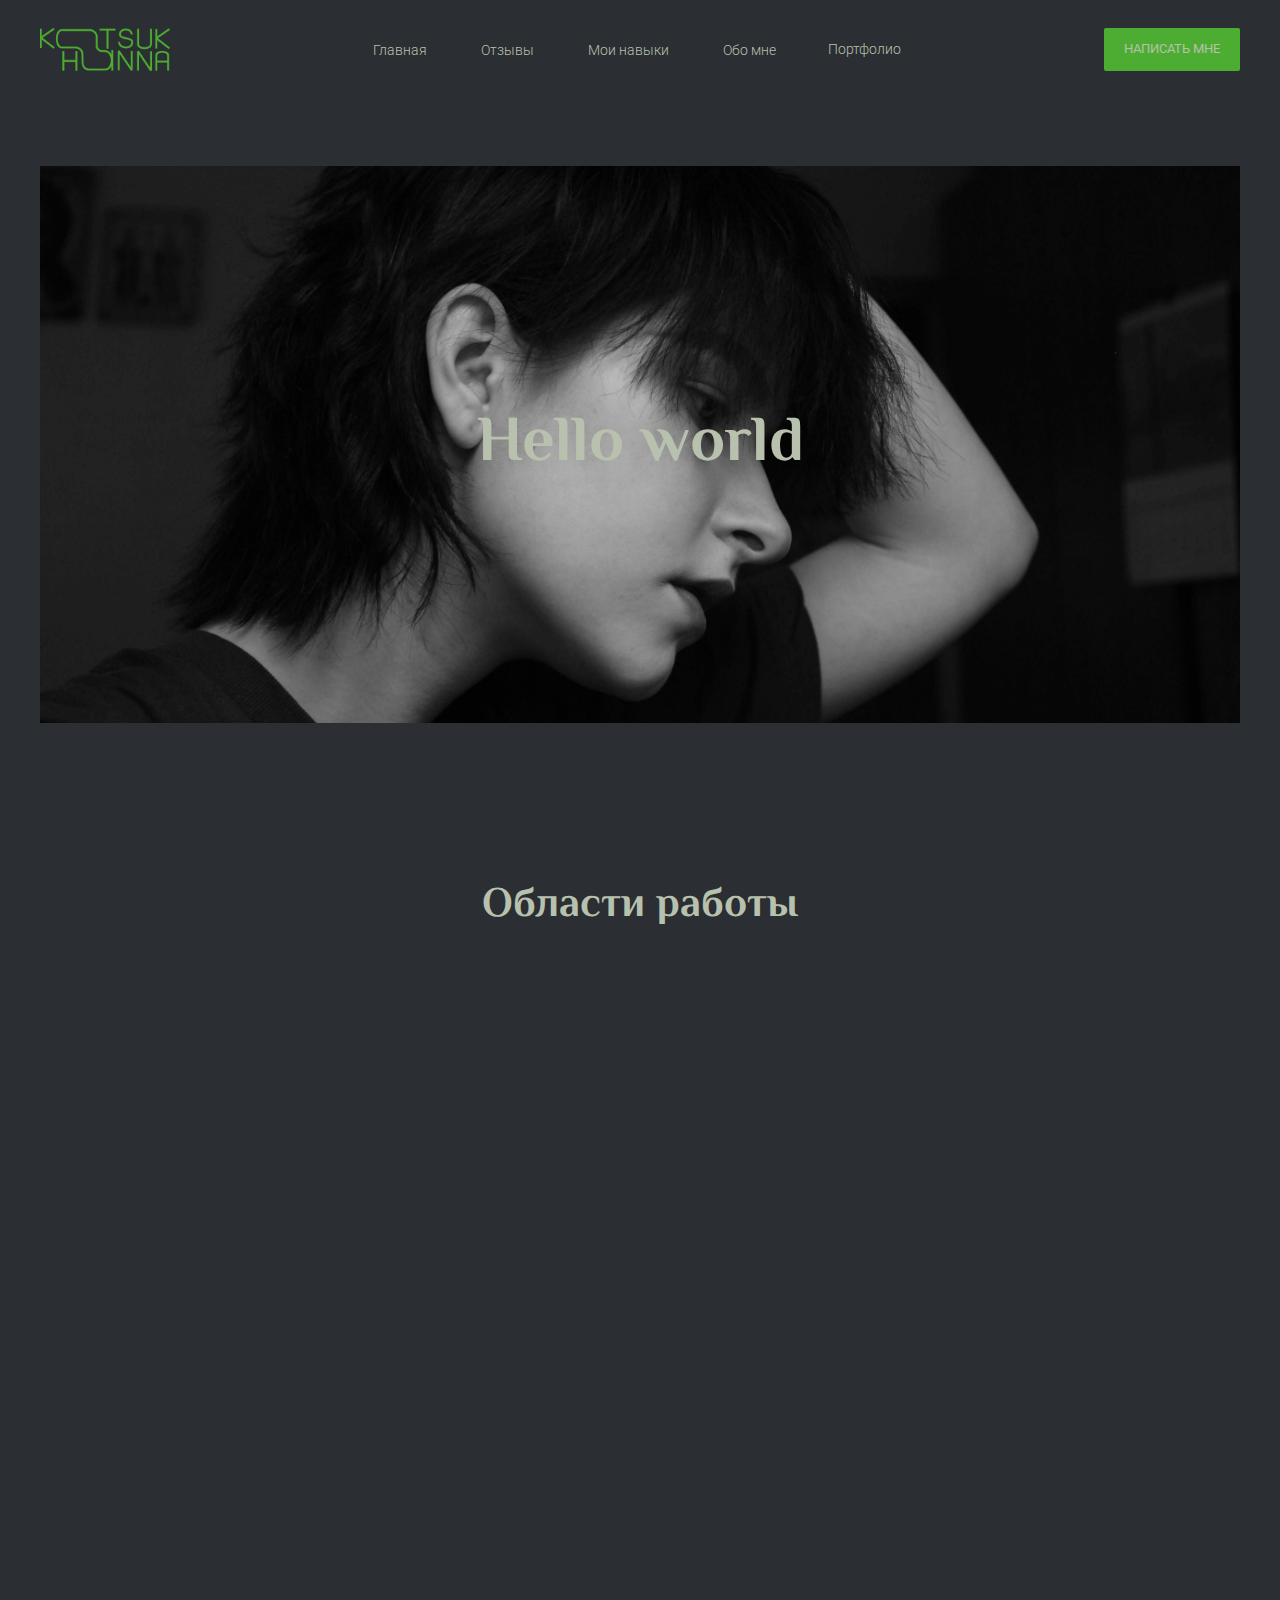
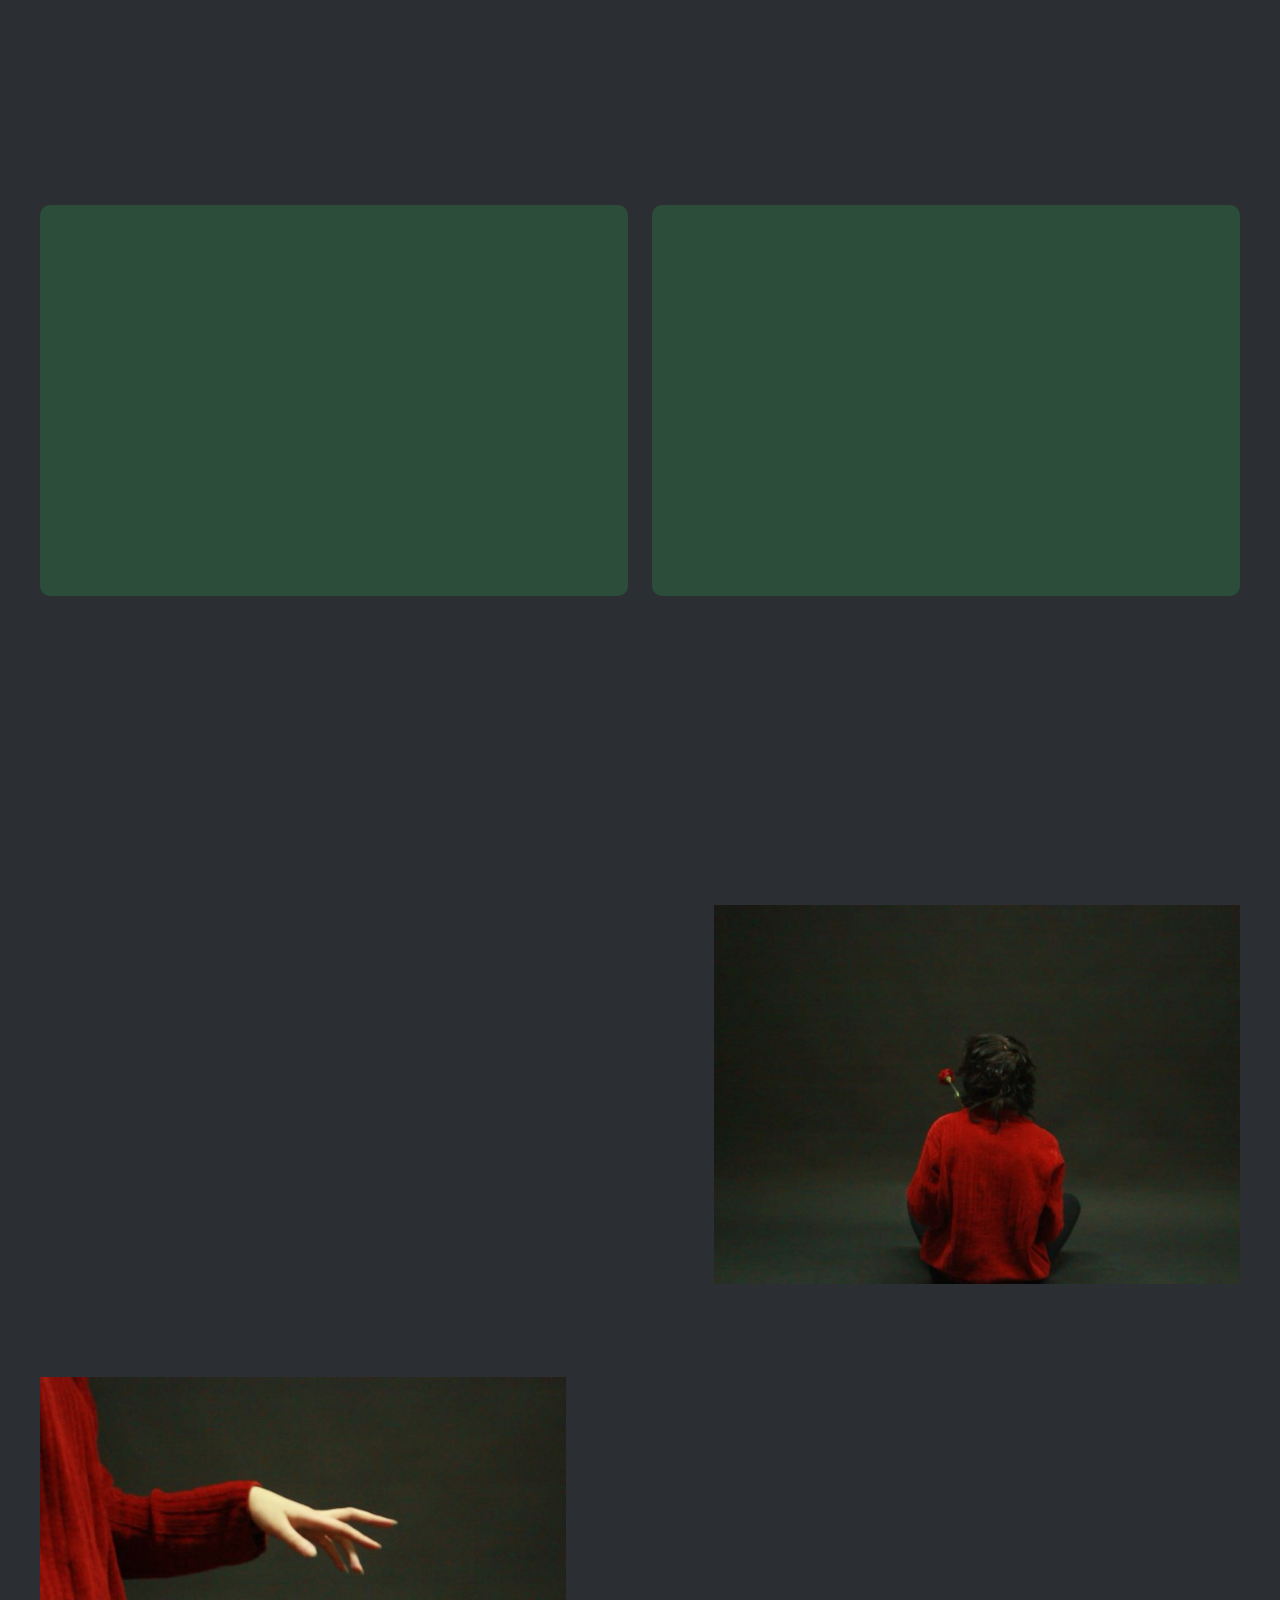
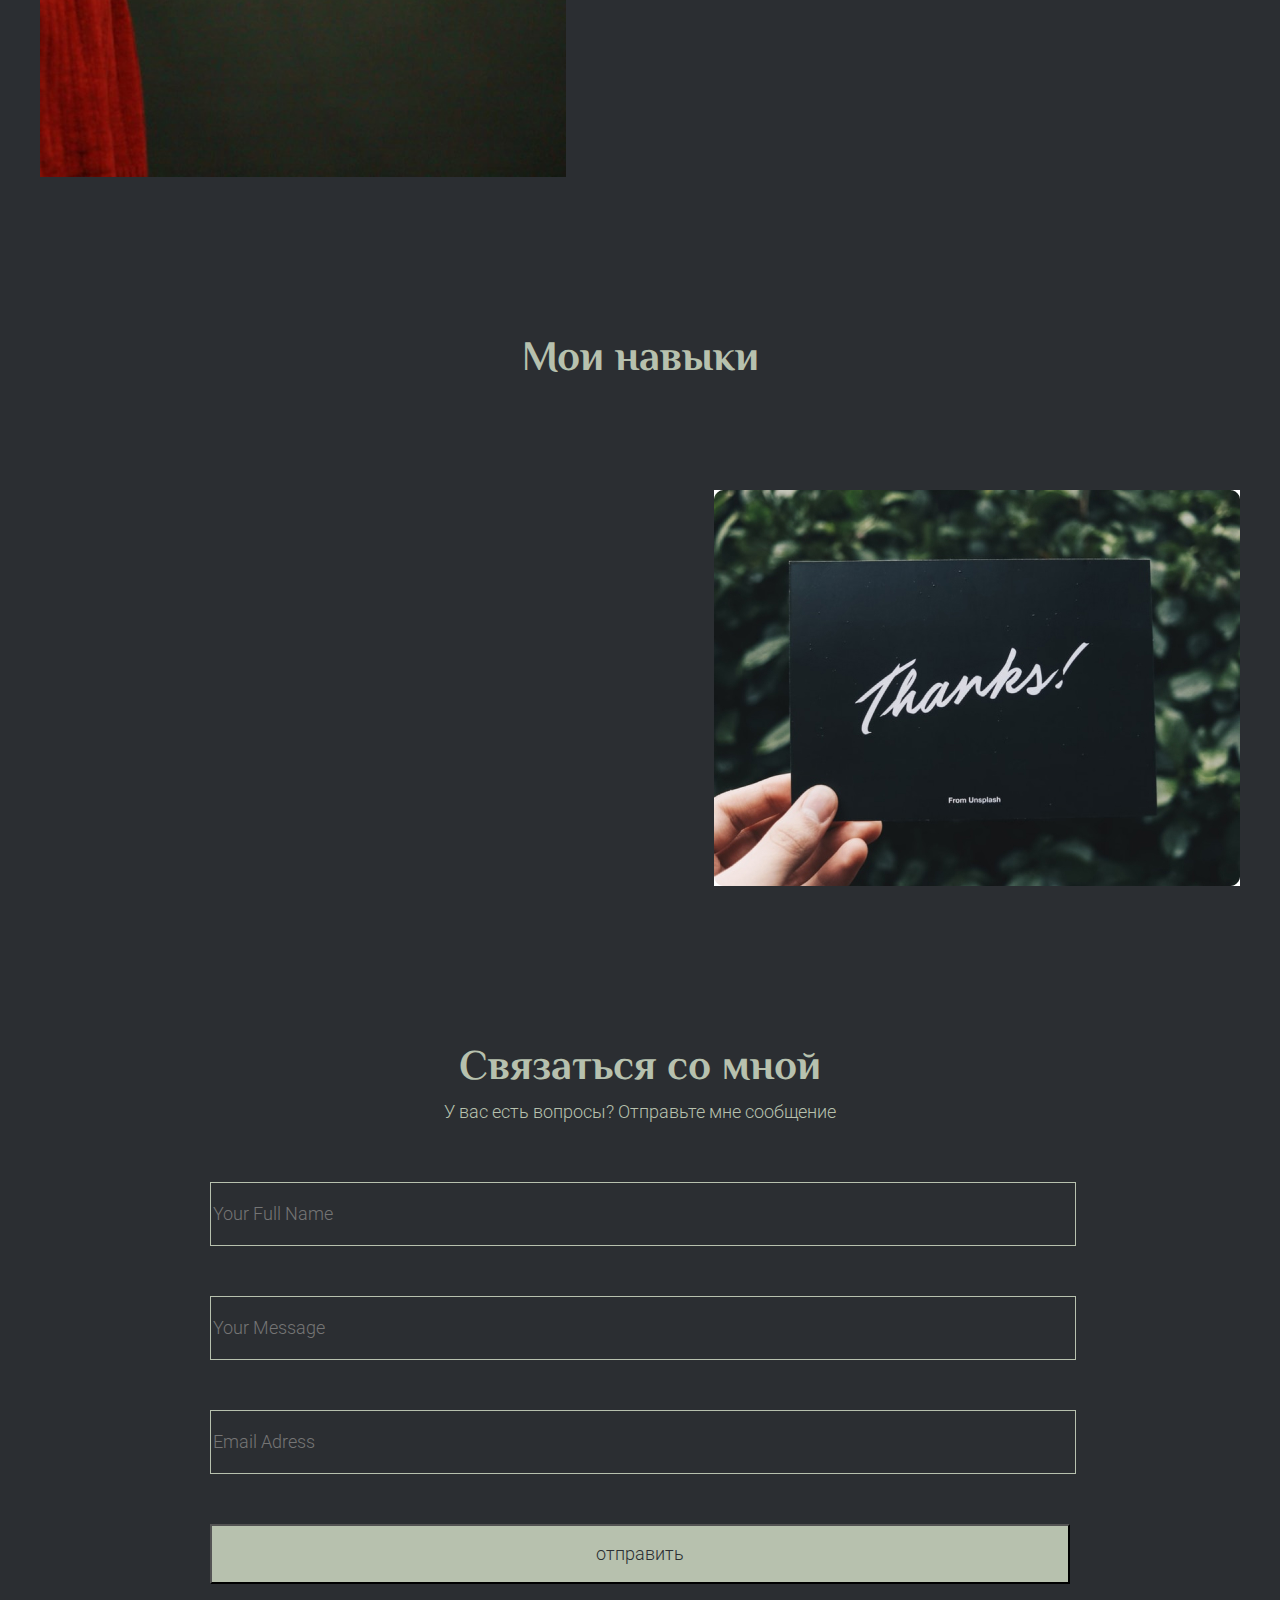
<file: index.html>
<!DOCTYPE html>
<html lang="en">
<head>
    <link rel="preconnect" href="https://fonts.googleapis.com">
<link rel="preconnect" href="https://fonts.gstatic.com" crossorigin>
<link href="https://fonts.googleapis.com/css2?family=El+Messiri:wght@400;500;600;700&family=Montserrat:wght@100;200;300;400;500;600;700;800;900&family=Roboto:wght@100;300;400;500;700;900&display=swap" rel="stylesheet">
    <meta charset="UTF-8">
    <meta http-equiv="X-UA-Compatible" content="IE=edge">
    <meta name="viewport" content="width=device-width, initial-scale=1.0">
    <link rel="stylesheet" href="css/main.css">
    <title>Design</title>
    <script type="text/javascript" src="https://ajax.googleapis.com/ajax/libs/jquery/1.10.1/jquery.min.js"></script>
</head>
<body>
    <header id="header" class="header">
        <div class="container menu-wrap">
            <img src="img/logo 1.svg" alt="Логотип">
            <nav id="nav">
                <ul>
                    <li><a href="#hello">Главная</a></li>
                    <li><a href="#reviews">Отзывы</a></li>
                    <li><a href="#abilities">Мои навыки</a></li>
                    <li><a href="#about">Обо мне</a></li>

                </ul>
            </nav>
            <a href="portfolio.html" class="portfolio">Портфолио</a>
            <button id="btn-contact" class="btn-contact"><a href="#form">Написать мне</a></button>
        </div>
    </header>
    <section id="hello" class="hello ">
        <div class="container">
            <div class="block-image">
                <img src="img/photo3.jpg" alt="">
                <h1 class=" _anim-items">Hello world</h1>
            </div>
        </div>
    </section>

    <section id="work" class="work">
        <div class="container">
            <h1 class=" _anim-items">Области работы</h1>

            <ul class="portfolio ">
                <li class="col-1">
                    <div class="block-work _anim-items">
                        <img src="img/picture1.png" alt="">
                        <p class="desc _anim-items">Graphic Design</p>
                    </div>                
                </li>
                <li class="col-2">
                    <div class="block-work _anim-items">
                        <img src="img/picture2.png" alt="">
                        <p class="desc _anim-items">Photography</p>                    
                    </div>
                    <div class="block-work _anim-items">
                        <img src="img/picture2.png" alt="">
                        <p class="desc _anim-items">Web Design</p>                    
                    </div>
                </li>
                <li class="col-3">
                    <div class="block-work _anim-items">
                        <img src="img/picture2.png" alt="">
                        <p class="desc _anim-items">Анимация</p>                    
                    </div>
                    <div class="block-work _anim-items">
                        <img src="img/picture2.png" alt="">
                        <p class="desc _anim-items">Видеомонтаж</p>                    
                    </div> 
                </li>    
            </ul>
        </div>
    </section>

    <section id="reviews" class="reviews">
        <div class="container">
            <h1 class="_anim-items">Отзывы</h1>
            <ul class="list_reviews _anim-items">
                <li>
                    <div class="block_review">

                        <h2 class="_anim-items">Кира Иванова</h2>
                        <p class="_anim-items">Ключевым моментом было найти подходящего партнера, который поможет воплотить мою цель в жизнь. Помогла hannakatsuk.com зарекомендовать себя как успешный онлайн-бизнес</p>
                        <p class="_anim-items">Компания Katsuk Hanah разработала дизайн с первой попытки, поставила полный пакет по разумному бюджету и продолжила его доработку постаянно выходя на связь и внося все желаемые правки.</p>

                    </div>
                </li>
                <li>
                    <div class="block_review">

                        <h2 class="_anim-items">Лиля Казанова</h2>
                        <p class="_anim-items">При поиске фотографа выбор пал на Анну.  Она обладает большим опытом в данной сфере и создает очень крутые работы, которые тебя цепляют и вызывают эмоции!</p>
                        <p class="_anim-items">Я пришла к Анне с небольшим набором входных данных. По большей части с просто «хочу хочу хочу». Но благодаря разговорам с ней, ее большому опыту и умению получить нужную информацию от клиента, была создана шикарная серия фотографий, которая меня очень сильно зацепила.
                        </p>

                    </div>
                </li>
            </ul>
        </div>
    </section>

    <section id="about">
        <div class="container">
            <h1 class="_anim-items">Обо мне</h1>
            <ul class="list_about1">
                <li>
                    <div class="block_about1 _anim-items _anim-no-hide"> 
                        <h2>Кацук Анна</h2>
                        <p>Обучаюсь на третьем курсе Витебского </p>
                        <p> государственного технологического</p>
                        <p> университета на специальности - дизайн</p>
                        <p> виртуальной среды.</p>

                    </div>
                </li>
                <li>
                    <img src="img/about1.jpg" alt="" style="width: 526px; height: 379px" class="about_img1 " >
                </li>
            </ul>
            <ul class="list_about2">
                <li>
                    <img src="img/about2.jpg" alt="" style="margin-right: 84px; width: 526px; height: 400px" class="about_img2 ">
                </li>
                <li>
                    <div class="block_about2 _anim-items _anim-no-hide"> 
                        <h2>Чем я занимаюсь?</h2>
                        <p>Обучаюсь Web-дизайну и web-разработке, а так же графическому дизайну, подразумивающему создание гармоничной и эффективной визуально-коммуникационной среды. </p>
                        <p>Фотограф. В мои обязанности входит: подготовка к проведению съёмок, непосредственно фотосъёмка и последующая работа по обработке и печати фотографий (если фотосьемка проводилась на пленку).</p>
                        <p> Владею навыками монтажа видео, созданием анимационных эффектов и полнаценных мультипликационных работ.</p>


                    </div>
                </li>

            </ul>
        </div>
    </section>
    <section id="abilities">
        <div class="container">
            <h1>Мои навыки</h1>
            <div class="abilities__inner">

                <div class="abilities_percent">
                    <ul class="list_abilities _anim-items _anim-no-hide">
                        <li>
                            <img src="img/Rectangle 27.svg" alt="">
                            <span class="text_left">Adobe Photoshop</span>
                        </li>
                        <li>
                            <img src="img/Rectangle 27.svg" alt="">
                            <span class="text_left">Adobe Illustrator</span>
                        </li>
                        <li>
                            <img src="img/Rectangle 27.svg" alt="">
                            <span class="text_left">Adobe Premiere Pro</span>
                        </li>
                        <li>
                            <img src="img/Rectangle 27.svg" alt="">
                            <span class="text_left">Adobe Photoshop Lightroom</span>
                        </li>
                        <li>
                            <img src="img/Rectangle 27.svg" alt="">
                            <span class="text_left">Figma</span>
                        </li>
                    </ul>
                    <ul class="list_abilities__per _anim-items _anim-no-hide">
                        <span class="text_right">90%</span>
                        <span class="text_right">90%</span>
                        <span class="text_right">90%</span>
                        <span class="text_right">90%</span>
                        <span class="text_right">90%</span>
                    </ul>

                </div>
                <div class="abilities__img">
                    <img src="img/thanks.jpg" alt="" class="thanks">
                </div>
            </div>    

        </div>
    </section>
    <section id="form">
        <h1>Связаться со мной</h1>
        <h2>У вас есть вопросы? Отправьте мне сообщение</h2>
        <div class="container">
            <form action="">
                <input type="text" name="username" placeholder="Your Full Name">
                <input type="text" name="message" placeholder="Your Message">
                <input type="text" name="email" placeholder="Email Adress">
                <input type="submit" name="submit" value="отправить">
            </form>
        </div>
    </section>
    <script type="text/javascript" src="js/animate.js"></script>
    <script type="text/javascript" src="js/scroll.js"></script>
</body>
</html>
</file>
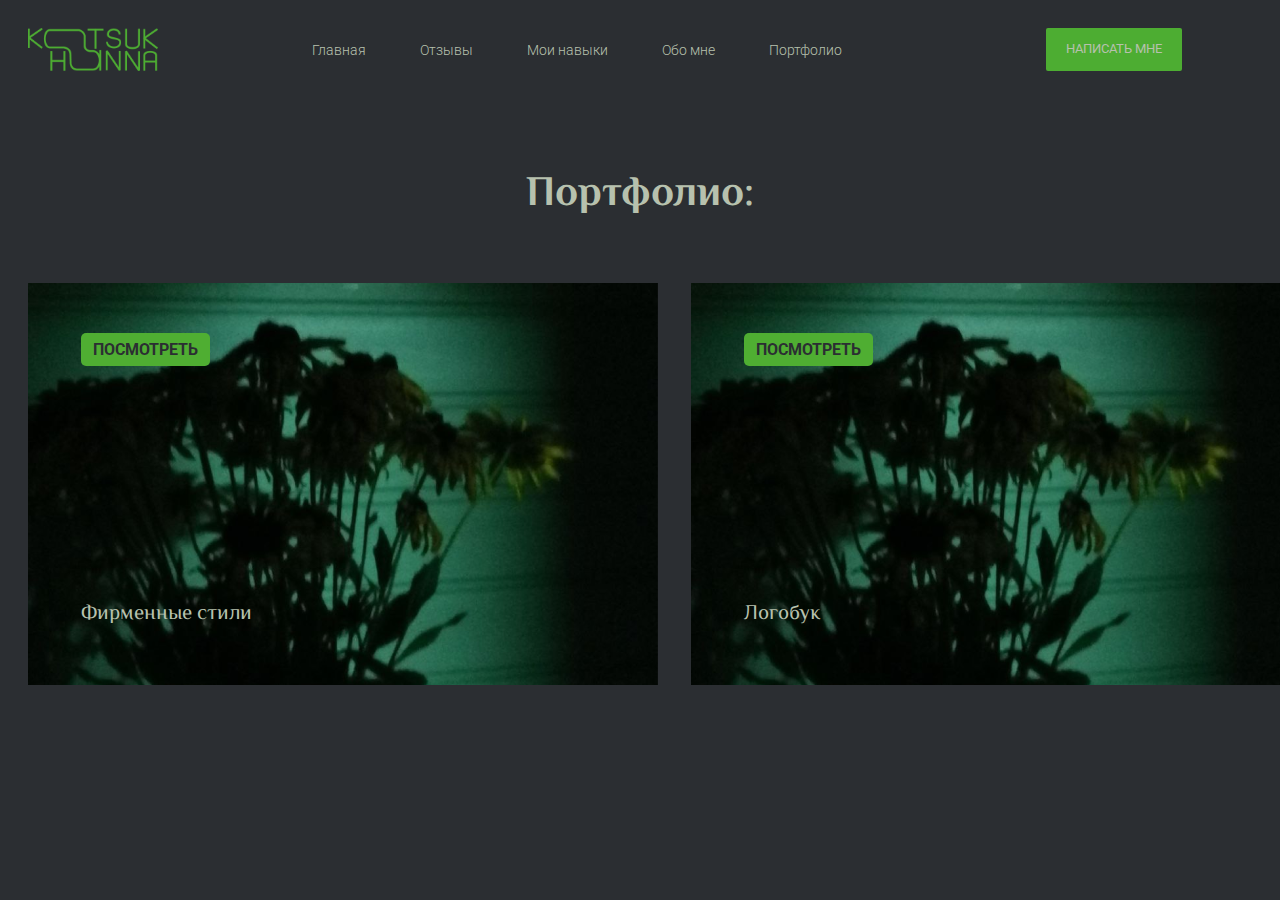
<file: portfolio.html>
<!DOCTYPE html>
<html lang="en">
<head>

    <link rel="preconnect" href="https://fonts.googleapis.com">
<link rel="preconnect" href="https://fonts.gstatic.com" crossorigin>
<link href="https://fonts.googleapis.com/css2?family=El+Messiri:wght@400;500;600;700&family=Montserrat:wght@100;200;300;400;500;600;700;800;900&family=Roboto:wght@100;300;400;500;700;900&display=swap" rel="stylesheet">
    <meta charset="UTF-8">
    <meta http-equiv="X-UA-Compatible" content="IE=edge">
    <meta name="viewport" content="width=device-width, initial-scale=1.0">
    <link rel="stylesheet" href="css/portfolio.css">
    <title>Design</title>
</head>
<body>
    <header id="header" class="header">
        <div class="container menu-wrap">
            <img src="img/logo 1.svg" alt="Логотип">
            <nav id="nav">
                <ul>
                    <li><a href="index.html%20#hello">Главная</a></li>
                    <li><a href="index.html%20#reviews">Отзывы</a></li>
                    <li><a href="index.html%20#abilities">Мои навыки</a></li>
                    <li><a href="index.html%20#about">Обо мне</a></li>
                    <li><a href="index.html%20#portfolio">Портфолио</a></li>
                </ul>
            </nav>
            <button id="btn-contact" class="btn-contact"><a href="index.html">Написать мне</a></button>
        </div>
    </header>
    <section id="list_portfolio">
        <div class="container">
            <h1>Портфолио:</h1>
            <div class="list_of_portfolio">
                <div class="portfolio__inner">
                    <a class="btn__port__img" href="portfolio1.html">посмотреть</a>
                    <img src="img/picture2.png" alt="">
                    <div class="port__img__text">Фирменные стили</div>
                </div>
                <div class="portfolio__inner">
                    <a class="btn__port__img" href="portfolio2.html">посмотреть</a>
                    <img src="img/picture2.png" alt="">
                    <div class="port__img__text">Логобук</div>
                </div>
            </div>
        </div>
    </section>
</body>
</html>
</file>
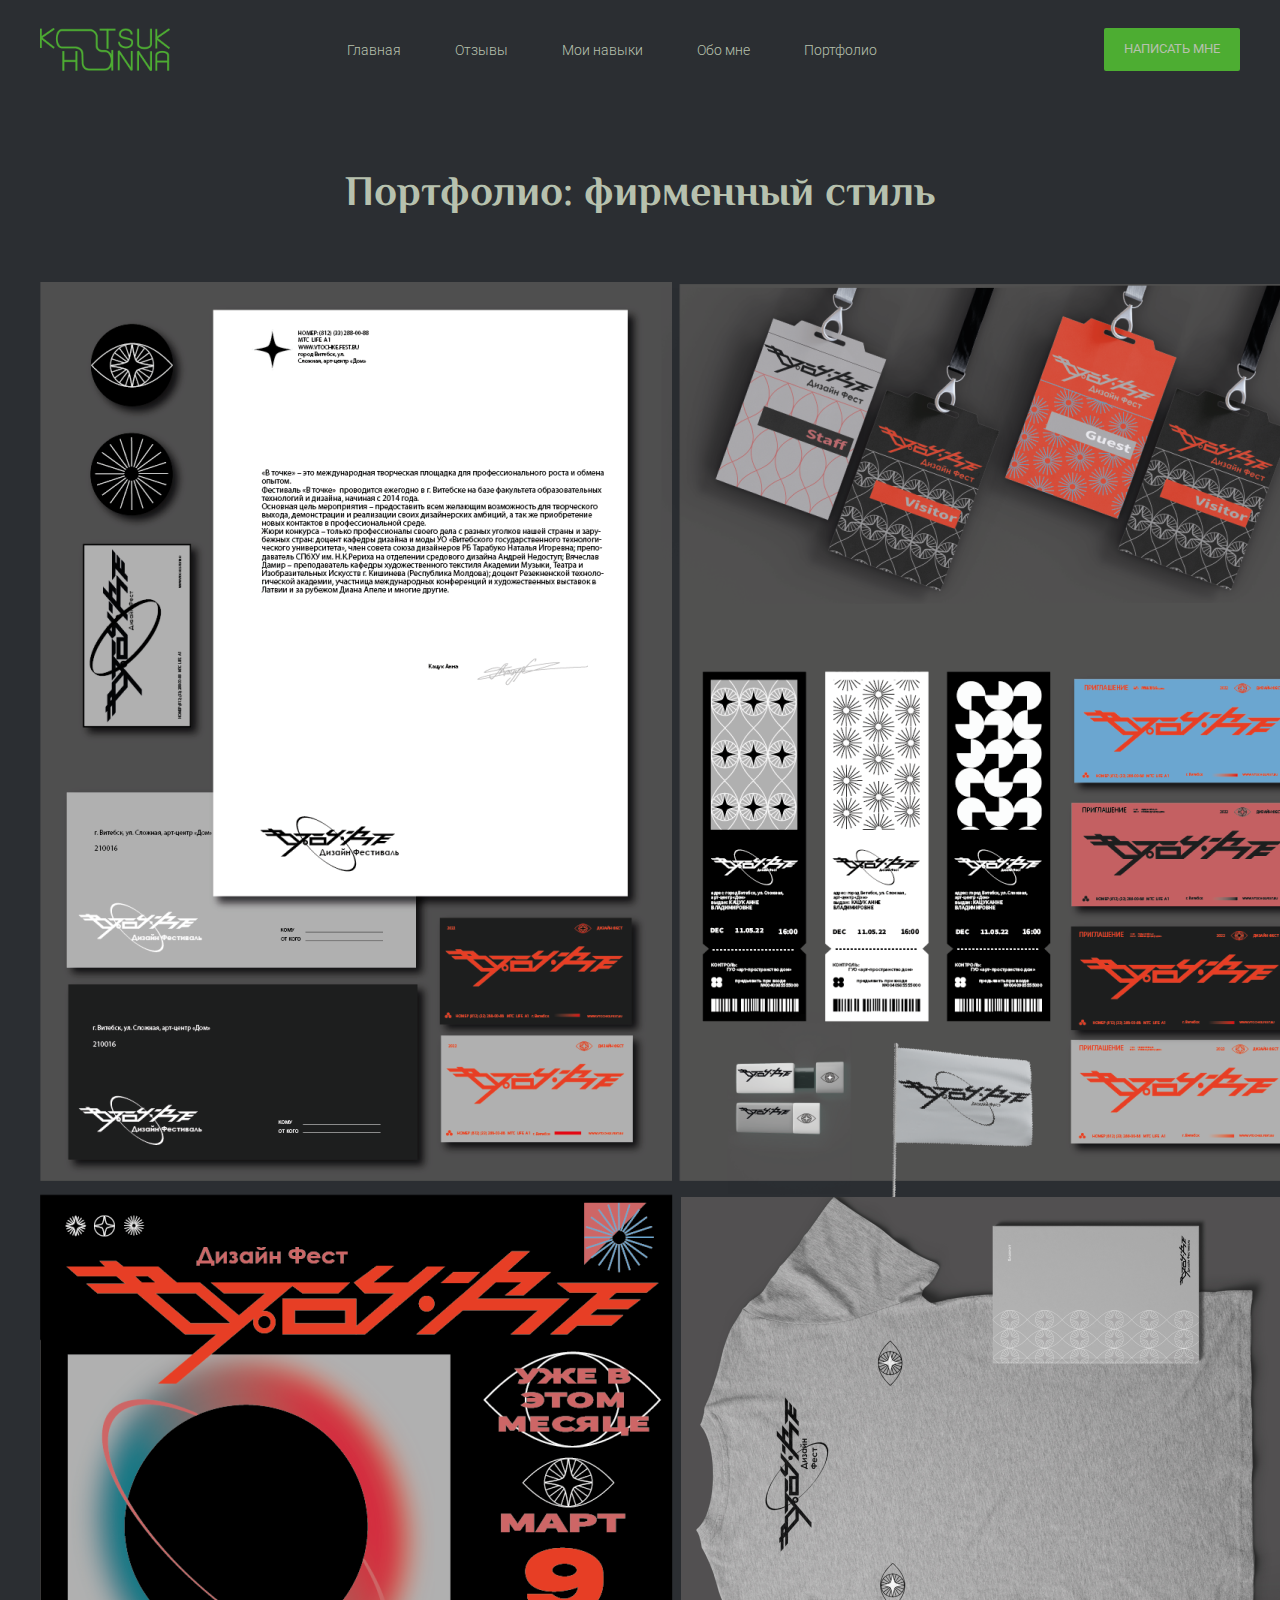
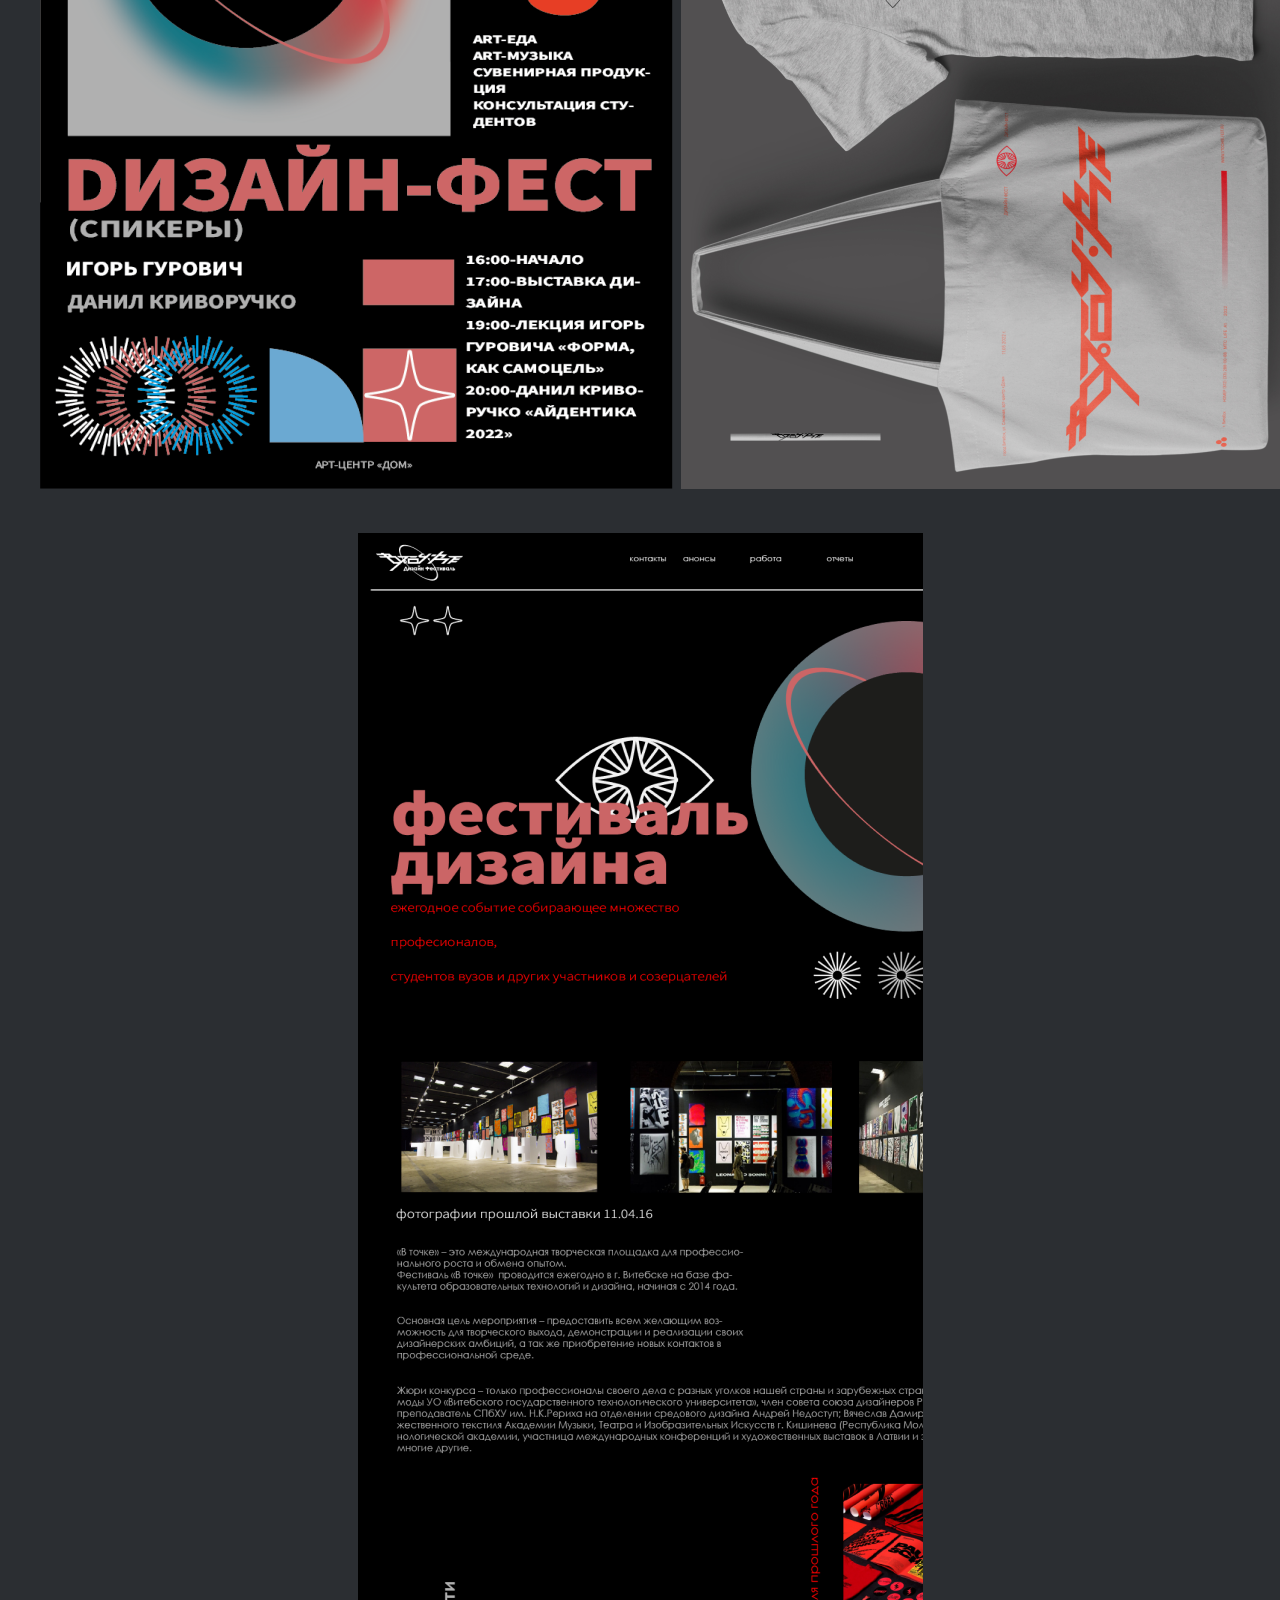
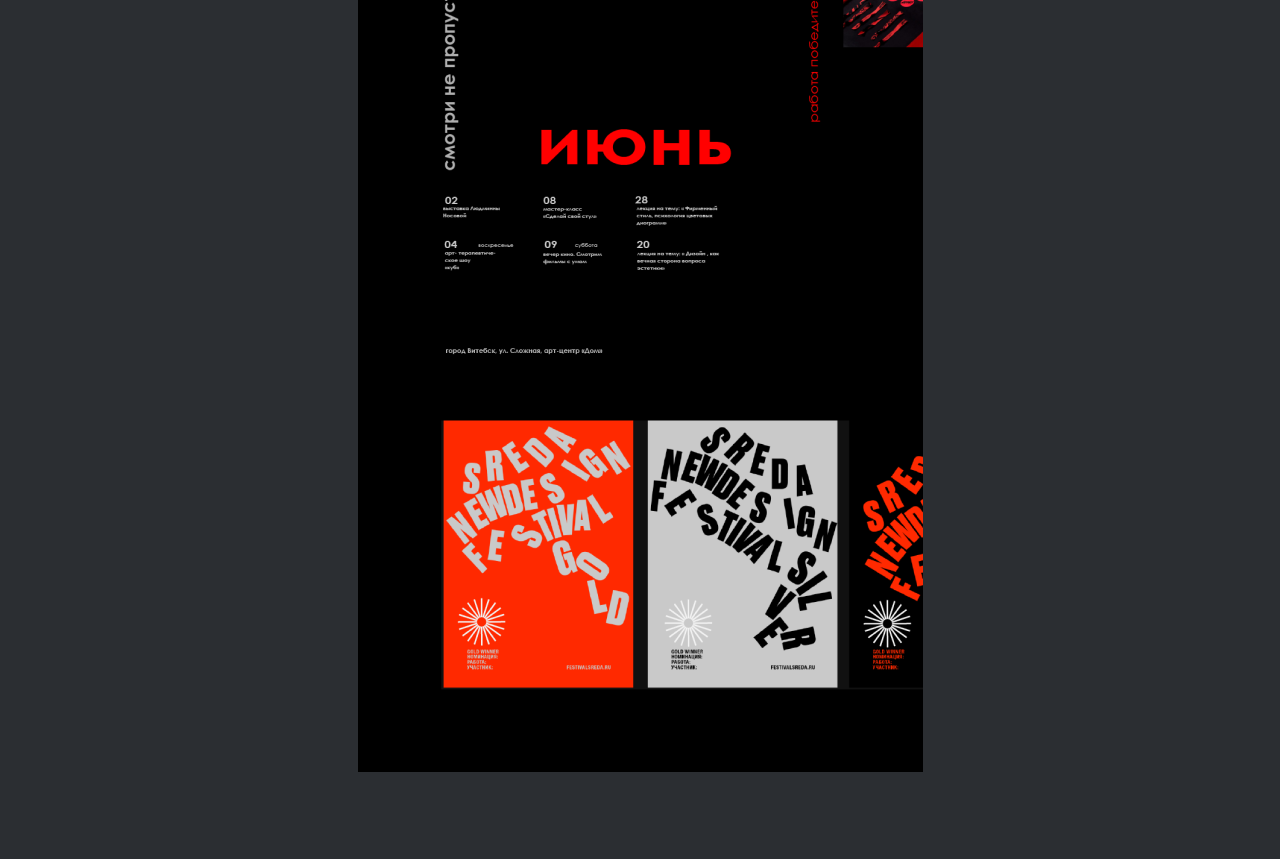
<file: portfolio1.html>
<!DOCTYPE html>
<html lang="en">
<head>
    <link rel="preconnect" href="https://fonts.googleapis.com">
    <link rel="preconnect" href="https://fonts.gstatic.com" crossorigin>
    <link href="https://fonts.googleapis.com/css2?family=El+Messiri:wght@400;500;600;700&family=Montserrat:wght@100;200;300;400;500;600;700;800;900&family=Roboto:wght@100;300;400;500;700;900&display=swap" rel="stylesheet">
        <meta charset="UTF-8">
        <meta http-equiv="X-UA-Compatible" content="IE=edge">
        <meta name="viewport" content="width=device-width, initial-scale=1.0">
        <link rel="stylesheet" href="css/portfolio1.css">
        <title>Style</title>
</head>
<body>
    <header id="header" class="header">
        <div class="container menu-wrap">
            <img src="img/logo 1.svg" alt="Логотип">
            <nav id="nav">
                <ul>
                    <li><a href="index.html #hello">Главная</a></li>
                    <li><a href="index.html #reviews">Отзывы</a></li>
                    <li><a href="index.html #abilities">Мои навыки</a></li>
                    <li><a href="index.html #about">Обо мне</a></li>
                    <li><a href="porftolio.html">Портфолио</a></li>
                </ul>
            </nav>
            <button id="btn-contact" class="btn-contact"><a href="index.html #form">Написать мне</a></button>
        </div>
        </header>
        <section id="imges">
            <h1>Портфолио: фирменный стиль</h1>
            <div class="container">
                <img src="img/Group 25 (1).png" alt="" style="margin-top: 57px;">
                <img src="img/festival.png" alt="" style="margin-top: 40px;">
            </div>
        </section>
</body>
</html>
</file>
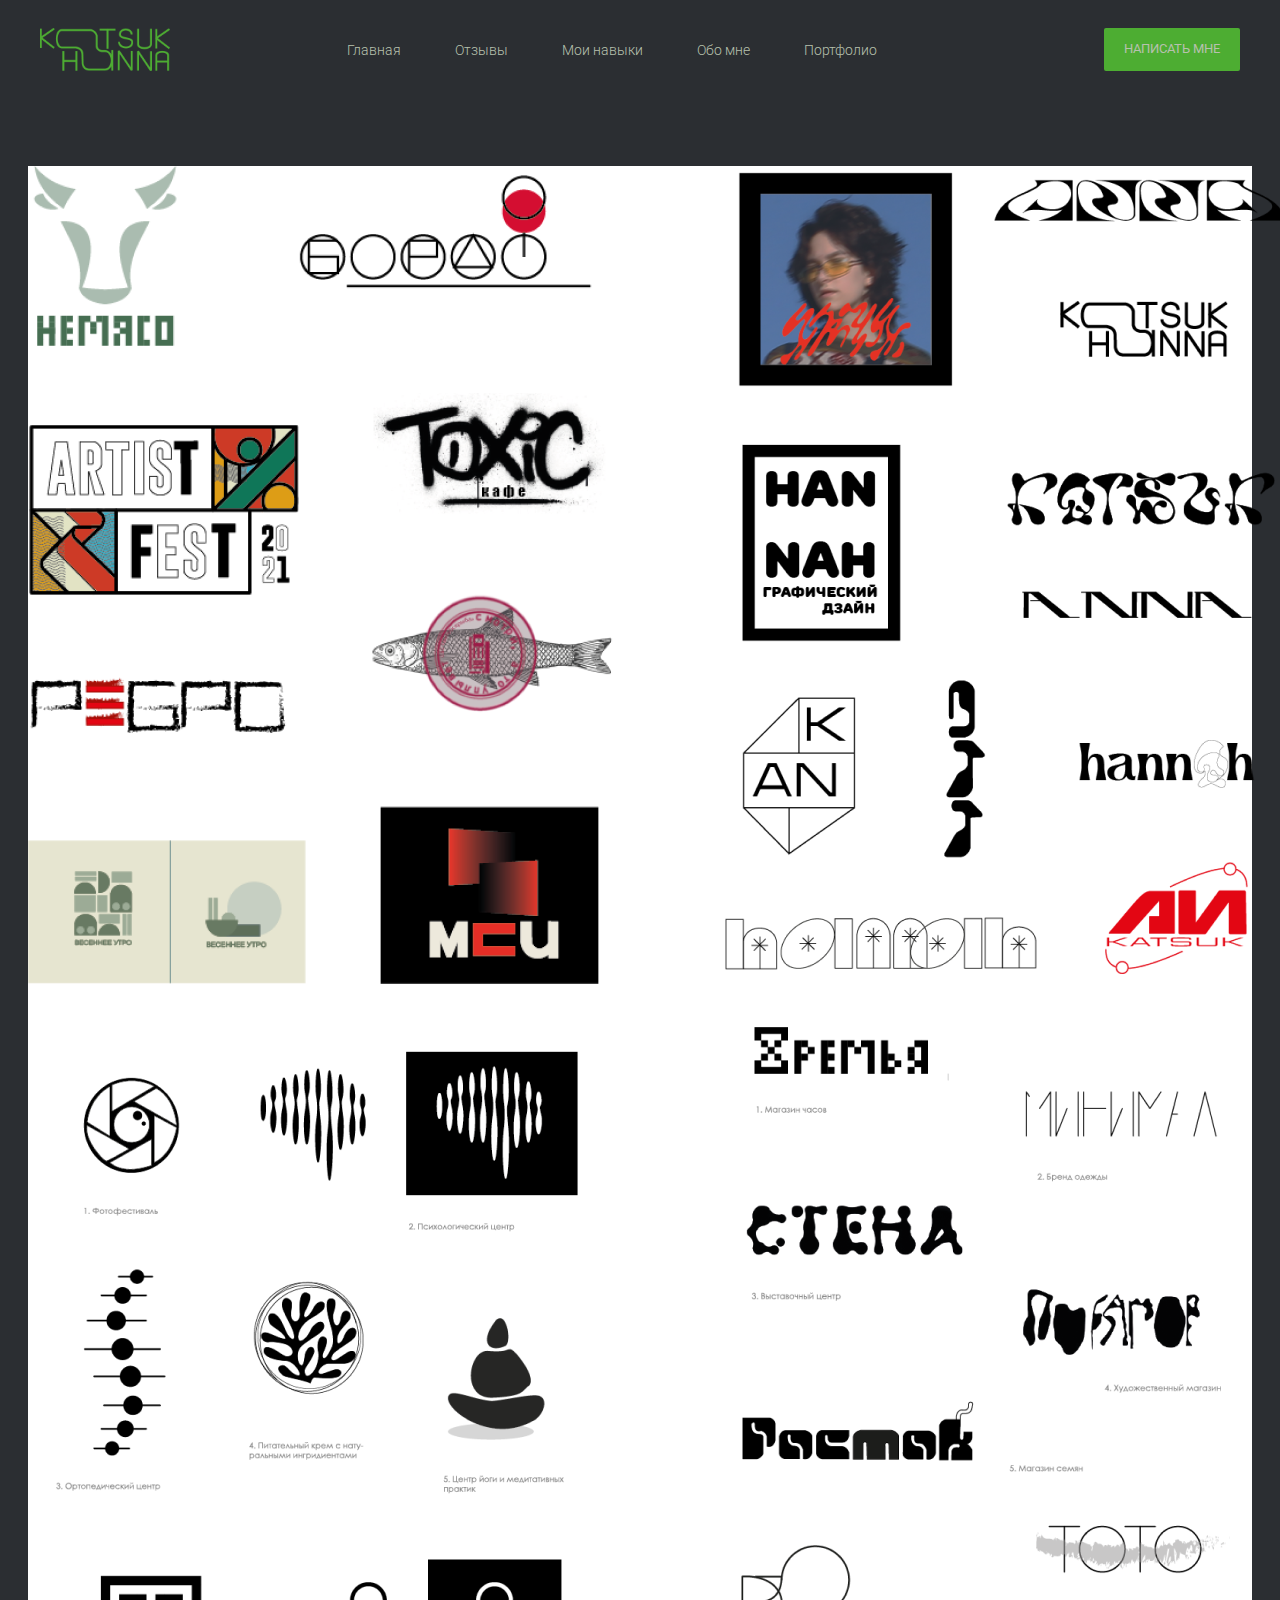
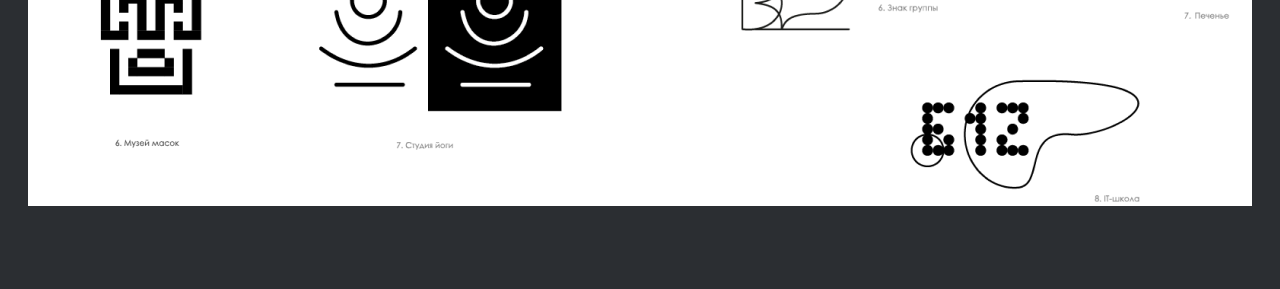
<file: portfolio2.html>
<!DOCTYPE html>
<html lang="en">
<head>
    <link rel="preconnect" href="https://fonts.googleapis.com">
    <link rel="preconnect" href="https://fonts.gstatic.com" crossorigin>
    <link href="https://fonts.googleapis.com/css2?family=El+Messiri:wght@400;500;600;700&family=Montserrat:wght@100;200;300;400;500;600;700;800;900&family=Roboto:wght@100;300;400;500;700;900&display=swap" rel="stylesheet">
        <meta charset="UTF-8">
        <meta http-equiv="X-UA-Compatible" content="IE=edge">
        <meta name="viewport" content="width=device-width, initial-scale=1.0">
        <link rel="stylesheet" href="css/portfolio2.css">
        <title>Logobook</title>
</head>
<body>
    <header id="header" class="header">
        <div class="container menu-wrap">
            <img src="img/logo 1.svg" alt="Логотип">
            <nav id="nav">
                <ul>
                    <li><a href="index.html%20#hello">Главная</a></li>
                    <li><a href="index.html%20#reviews">Отзывы</a></li>
                    <li><a href="index.html%20#abilities">Мои навыки</a></li>
                    <li><a href="index.html%20#about">Обо мне</a></li>
                    <li><a href="porftolio.html">Портфолио</a></li>
                </ul>
            </nav>
            <button id="btn-contact" class="btn-contact"><a href="index.html #form">Написать мне</a></button>
        </div>
        </header>
        <section id="imges">
            <div class="container">
                <img src="img/Group 24.png" alt="">
            </div>
        </section>
</body>
</html>
</file>
<file: css/main.css>
body{
    background: #2B2E32;
    font-family: 'Roboto';
}
h1{
    margin: 0%;
    padding: 0%;
    font-family: 'El Messiri';
    font-style: normal;
    font-weight: 700;
    font-size: 42px;
    line-height: 140%;
    text-align: center;
    color: #B7C1AE;
}
h2{
    margin: 0%;
    padding: 0%;
}
p{
    margin: 0;
    padding: 0%;
}

ul{
    list-style-type: none;
    margin: 0%;
    padding: 0%;
}
section {
    padding: 75px 20px 75px ;
}
.container{
    width: 100%;
    max-width: 1200px;
    margin: 0 auto;
}
nav{
    display: flex;
}



nav li{
    display: inline;
    color: #000;
    margin-right: 50px;

}
nav ul li{
    vertical-align: middle;
}
nav ul li a{
    text-decoration: none;
    font-family: 'Roboto';
    font-style: normal;
    font-weight: 300;
    font-size: 14px;
    line-height: 135%;
    color: #B7C1AE;
    transition: 0.5s all;
}
.btn-contact a{
    font-family: 'Roboto';
font-style: normal;
font-weight: 400;
font-size: 13px;
line-height: 140%;
color: #B7C1AE;
    text-decoration: none;
    transition: 0.5s all;
}
.btn-contact a:hover{
    color: #000;
}
nav ul li a:hover{
    color: #fff;
}

.portfolio{
    font-family: 'Roboto';
font-style: normal;
font-weight: 300;
font-size: 14px;
line-height: 135%;
color: #B7C1AE;
text-decoration: none;
margin-left: -200px;

}


#header {
    padding: 20px;
}
#header .menu-wrap {
    display: flex;
    align-items: center;
    justify-content: space-between;
    gap: 20px;
}
#header  .btn-contact {
    border: none;
    border-radius: 2px;
    padding: 12px 20px;
    background: #4dad32;
    text-transform: uppercase;
    font-weight: 700;
    font-size: 14px;
}
#header img{
    width: 100%;
    max-width: 130px;
}
#hello .block-image {
    position: relative;
    overflow: hidden;
}
#hello img{
    width: 100%;
    object-fit: contain;
    position: relative;
    z-index: 10;
    transition: 3s all;
}

#hello h1 {
    position: absolute;
    text-align: center;
    font-family: 'El Messiri';
    font-weight: 700;
    font-size: 64px;
    color: #B7C1AE;
    z-index: 20;
    top: 50%;
    left: 50%;
    opacity: 0;
    transition: 0.8s all;
    transform: translate(-50%, -50%);
}
#hello h1._active{
    opacity: 1;
}

#hello .block-image:hover img{
    transform: scale(1.5);
}



#work h1{
    transition: 0.8s all;
    transform: translate(0px, -100px);
    opacity: 0;
    font-family: 'El Messiri';
    font-style: normal;
    font-weight: 700;
    font-size: 42px;
    text-align: center;
    color: #B7C1AE;
    margin-bottom: 20px;
}
#work h1._active{
    transform: translate(0px,0px);
    opacity: 1;
}

#work .portfolio {
    margin: 0;
    padding: 0;
    display: flex;
    flex-direction: row;
    align-items: stretch;
    justify-content: space-between;
    list-style: none;
    gap: 20px
}
#work .portfolio > li:not(:first-child) {
    width: calc(33% - 20px);
    display: flex;
    flex-direction: column;
    justify-content: space-between;
}
#work .portfolio > li:not(:first-child) .block-work:first-child {
    margin-bottom: 20px;
}
#work .portfolio > li:first-child .block-work {
    height: 100%;   
}
#work .portfolio .desc {
    opacity: 0;
    transition: 0.8s all ease 0.7s;
    transform: translate(-120px,0px);
    position: absolute;
    left: 40px;
    bottom: 30px;
    font-family: 'El Messiri';
    font-weight: 700;
    font-size: 24px;
    color: #4FAE32;
    transition: 1s all;
}
#work .portfolio .desc._active{
    opacity: 1;
    transform: translate(0px,0px);
}
#work .portfolio .desc:hover{
    color: #fff;
}
#work .portfolio img{
    width: 100%;
    height: 100%;
    object-fit: cover;
    transition: 3s all;
}
#work .block-work {
    overflow: hidden;
    position: relative;
    min-height: calc(50% - 10px);
    opacity: 0;
transition: 0.8s all;
transform: translate(120px,0px);

}
#work .block-work._active{
    opacity: 1;
    transform: translate(0px,0px);
}
#work .portfolio .block-work:hover img{
    transform: scale(1.3);
}
#reviews h1{
    opacity: 0;
    transition: 0.8s all;
    transform: translate(0px, -100px);
    font-family: 'El Messiri';
font-style: normal;
font-weight: 700;
font-size: 42px;
line-height: 140%;
text-align: center;
color: #B7C1AE;
}
#reviews h1._active{
    opacity: 1;
    transform: translate(0px,0px);

}
#reviews .block-review{
    
    overflow: hidden;
    min-height: calc(50% - 10px);
}

#reviews ul li{
    width: fit-content;
    margin-top: 100px;
    background: #2C4D3A;
    border-radius: 10px;
}
#reviews ul li h2{
    opacity: 0;
    transition: 0.8s all;
    transform: translate(100px, 0px);
    margin-top: 50px;
    margin-left: 60px;
    font-family: 'Roboto';
font-style: normal;
font-weight: 300;
font-size: 20px;
line-height: 140%;
color: #B7C1AE;

}
#reviews ul li h2._active{
    opacity: 1;
    transform: translate(0px,0px);
}
#reviews .block_review{
    padding-bottom: 116px;
}
#reviews ul li p{
    opacity: 0;
    transition: 0.8s all;
    transform: translate(-100px, 0px);
    margin-top: 20px;
    margin-left: 60px;
    margin-right: 60px;
    font-family: 'Roboto';
font-style: normal;
font-weight: 300;
font-size: 14px;
line-height: 140%;
color: #B7C1AE;
}
#reviews ul li p._active{
    opacity: 1;
    transform: translate(0px,0px);
}
#reviews .list_reviews{

    margin: 0;
    padding: 0;
    display: flex;
    flex-direction: row;
    align-items: stretch;
    justify-content: space-between;
    list-style: none;
    gap: 24px
}

#about h1{
    transition: 0.8s all;
    transform: translate(0px, -100px);
    opacity: 0;
    padding-bottom: 100px;
}
#about h1._active{
    opacity: 1;
    transform: translate(0px,0px);
}
#about ul li h2{
    padding-bottom: 30px;
    font-family: 'Roboto';
font-style: normal;
font-weight: 700;
font-size: 24px;
line-height: 140%;
color: #B7C1AE;
}
#about ul li p{
    font-family: 'Roboto';
font-style: normal;
font-weight: 300;
font-size: 20px;
line-height: 140%;
color: #B7C1AE;
}

#about .list_about1{
    margin: 0;
    padding: 0;
    display: flex;
    flex-direction: row;
    align-items: stretch;
    justify-content: space-between;
    list-style: none;
}
#about .list_about2 li{
    margin-top: 89px;
}
#about .list_about2{
    margin: 0;
    padding: 0;
    display: flex;
    flex-direction: row;
    align-items: stretch;
    justify-content: space-between;
    list-style: none;
}
#about .block_about1{
    transition: 0.8s all;
    transform: translate(-100px, 0px);
    opacity: 0;
    margin-top: 70px;
}

#about .block_about1._active{
    opacity: 1;
    transform: translate(0px,0px);
}
#about .block_about2{
    transition: 0.8s all;
    transform: translate(100px, 0px);
    opacity: 0;
    margin-top: 10px;
}
#about .block_about2._active{
    opacity: 1;
    transform: translate(0px,0px);
}

#about .block_about2 p{
    margin-bottom: 15px;
}
#about .list_about1 img{
    transition: 3s all;
}
#about .list_about1 :hover img{
    transform: scale(1.15);
}
#about .list_about2 img{
    transition: 3s all;
}
#about .list_about2 :hover img{
    transform: scale(1.15);
}


#abilities h1{
    padding-bottom: 100px;
}

.abilities__inner{
    display: flex;
    justify-content: space-between;
}

.abilities_percent{
    display: flex;
    justify-content: space-between;
    margin-top: 80px;
}

.list_abilities{
    transition: 0.8s all;
    transform: translate(-100px, 0px);
    opacity: 0;
   margin-right: 90px;
}
.list_abilities._active{
    opacity: 1;
    transform: translate(0px,0px);
}
#abilities ul li{
    margin:32px 0;
}


#abilities ul li .text_left{
margin-left: 10px;
margin-right: 50px;
font-family: 'Roboto';
font-style: normal;
font-weight: 300;
font-size: 18px;
color: #B7C1AE;
transition: 1s all;
}
#abilities ul li .text_left:hover{
color: #fff;
}

#abilities .list_abilities__per .text_right{
    

display: list-item;
text-align: right;
font-family: 'El Messiri';
font-style: normal;
font-weight: 700;
font-size: 18px;
line-height: 140%;
color: #B7C1AE;
    
max-height: 22px;
    
margin:32px 0;
}
#abilities .list_abilities__per{
    transition: 0.8s all;
    transform: translate(100px, 0px);
    opacity: 0;
}
#abilities .list_abilities__per._active{
    opacity: 1;
    transform: translate(0px,0px);
}

#form h2{
    font-family: 'Roboto';
font-style: normal;
font-weight: 300;
font-size: 18px;
line-height: 140%;
color: #B7C1AE;
text-align: center;
}
#form .container{
    display: flex;
    justify-content: center;
}
#form form{
    margin-bottom: 50px;
    max-height: 370px;
    max-width: 860px;
    margin-top: 58px;
}

input[type="text"]{
    
    margin-bottom: 50px;
    border: 1px solid #B7C1AE;
    background: none;
    width: 860px;
    height: 60px;
    font-family: 'Roboto';
    
font-style: normal;
font-weight: 300;
font-size: 18px;
line-height: 140%;
color: #B7C1AE;
}
input[type="submit"]{
    font-family: 'Roboto';
font-style: normal;
font-weight: 300;
font-size: 18px;
line-height: 140%;
color: #2B2E32;
    background: #B7C1AE;
    width: 860px;
    height: 60px;  
}
</file>
<file: css/portfolio.css>
body{
    background: #2B2E32;
    font-family: 'Roboto';
}
h1{
    margin: 0%;
    padding: 0%;
    font-family: 'El Messiri';
    font-style: normal;
    font-weight: 700;
    font-size: 42px;
    line-height: 140%;
    text-align: center;
    color: #B7C1AE;
}
h2{
    margin: 0%;
    padding: 0%;
}
p{
    margin: 0;
    padding: 0%;
}

ul{
    list-style-type: none;
    margin: 0%;
    padding: 0%;
}
section {
    padding: 75px 20px 75px ;
}
.container{
    width: 100%;
    max-width: 1300px;
    margin: 0 auto;
}
nav{
    display: flex;
}



nav li{
    display: inline;
    color: #000;
    margin-right: 50px;

}
nav ul li{
    vertical-align: middle;
}
nav ul li a{
    text-decoration: none;
    font-family: 'Roboto';
    font-style: normal;
    font-weight: 300;
    font-size: 14px;
    line-height: 135%;
    color: #B7C1AE;
    transition: 0.5s all;
}

.btn-contact{
    margin-right: 70px;
}

.btn-contact a{
    font-family: 'Roboto';
    font-style: normal;
    font-weight: 400;
    font-size: 13px;
    line-height: 140%;
    color: #B7C1AE;
    text-decoration: none;
    transition: 0.5s all;
    
    
}
.btn-contact a:hover{
    color: #000;
}
nav ul li a:hover{
    color: #fff;
}
#header {
    padding: 20px;
}
#header .menu-wrap {
    display: flex;
    align-items: center;
    justify-content: space-between;
    gap: 20px;
}
#header  .btn-contact {
    border: none;
    border-radius: 2px;
    padding: 12px 20px;
    background: #4dad32;
    text-transform: uppercase;
    font-weight: 700;
    font-size: 14px;
}
#header img{
    width: 100%;
    max-width: 130px;
}
#hello .block-image {
    position: relative;
    overflow: hidden;
}
#hello img{
    width: 100%;
    object-fit: contain;
    position: relative;
    z-index: 10;
    transition: 3s all;
}
#hello h1 {
    position: absolute;
    text-align: center;
    font-family: 'El Messiri';
    font-weight: 700;
    font-size: 64px;
    color: #B7C1AE;
    z-index: 20;
    top: 50%;
    left: 50%;
    transform: translate(-50%, -50%);
}
#hello .block-image:hover img{
    transform: scale(1.5);
}
.list_of_portfolio{
    display: flex;
    justify-content: space-between;
    margin-top: 58px;
    position: relative;
}

.portfolio__inner:first-child{
    margin-right:33px;
}

.btn__port__img{
    font-family: 'Roboto';
    font-weight: 700;
    color: #2B2E32;
    line-height: 135%;
    text-transform: uppercase;
    
    background-color: #4FAE32;
    padding: 6px 12px 5px;
    border-radius: 5px;
    
    position: absolute;
    top: 50px;
    margin-left: 53px;
    text-decoration: none;
}

.port__img__text{
    color: #B7C1AE;
    font-family: 'El Messiri';
    font-size: 21px;
    
    position: absolute;
    
    top: 315px;
    margin-left: 53px;
}
</file>
<file: css/portfolio1.css>
body{
    background: #2B2E32;
    font-family: 'Roboto';
}
h1{
    margin: 0%;
    padding: 0%;
    font-family: 'El Messiri';
    font-style: normal;
    font-weight: 700;
    font-size: 42px;
    line-height: 140%;
    text-align: center;
    color: #B7C1AE;
}
h2{
    margin: 0%;
    padding: 0%;
}
p{
    margin: 0;
    padding: 0%;
}

ul{
    list-style-type: none;
    margin: 0%;
    padding: 0%;
}
section {
    padding: 75px 20px 75px ;
}
.container{
    width: 100%;
    max-width: 1200px;
    margin: 0 auto;
}
nav{
    display: flex;
}



nav li{
    display: inline;
    color: #000;
    margin-right: 50px;

}
nav ul li{
    vertical-align: middle;
}
nav ul li a{
    text-decoration: none;
    font-family: 'Roboto';
    font-style: normal;
    font-weight: 300;
    font-size: 14px;
    line-height: 135%;
    color: #B7C1AE;
    transition: 0.5s all;
}
.btn-contact a{
    font-family: 'Roboto';
font-style: normal;
font-weight: 400;
font-size: 13px;
line-height: 140%;
color: #B7C1AE;
    text-decoration: none;
    transition: 0.5s all;
}
.btn-contact a:hover{
    color: #000;
}
nav ul li a:hover{
    color: #fff;
}
#header {
    padding: 20px;
}
#header .menu-wrap {
    display: flex;
    align-items: center;
    justify-content: space-between;
    gap: 20px;
}
#header  .btn-contact {
    border: none;
    border-radius: 2px;
    padding: 12px 20px;
    background: #4dad32;
    text-transform: uppercase;
    font-weight: 700;
    font-size: 14px;
}
#header img{
    width: 100%;
    max-width: 130px;
}

#imges .container{
    text-align: center;
}
</file>
<file: css/portfolio2.css>
body{
    background: #2B2E32;
    font-family: 'Roboto';
}
h1{
    margin: 0%;
    padding: 0%;
    font-family: 'El Messiri';
    font-style: normal;
    font-weight: 700;
    font-size: 42px;
    line-height: 140%;
    text-align: center;
    color: #B7C1AE;
}
h2{
    margin: 0%;
    padding: 0%;
}
p{
    margin: 0;
    padding: 0%;
}

ul{
    list-style-type: none;
    margin: 0%;
    padding: 0%;
}
section {
    padding: 75px 20px 75px ;
}
.container{
    width: 100%;
    max-width: 1200px;
    margin: 0 auto;
}
nav{
    display: flex;
}



nav li{
    display: inline;
    color: #000;
    margin-right: 50px;

}
nav ul li{
    vertical-align: middle;
}
nav ul li a{
    text-decoration: none;
    font-family: 'Roboto';
    font-style: normal;
    font-weight: 300;
    font-size: 14px;
    line-height: 135%;
    color: #B7C1AE;
    transition: 0.5s all;
}
.btn-contact a{
    font-family: 'Roboto';
font-style: normal;
font-weight: 400;
font-size: 13px;
line-height: 140%;
color: #B7C1AE;
    text-decoration: none;
    transition: 0.5s all;
}
.btn-contact a:hover{
    color: #000;
}
nav ul li a:hover{
    color: #fff;
}
#header {
    padding: 20px;
}
#header .menu-wrap {
    display: flex;
    align-items: center;
    justify-content: space-between;
    gap: 20px;
}
#header  .btn-contact {
    border: none;
    border-radius: 2px;
    padding: 12px 20px;
    background: #4dad32;
    text-transform: uppercase;
    font-weight: 700;
    font-size: 14px;
}
#header img{
    width: 100%;
    max-width: 130px;
}
#imges .container{
    max-width: 1288px;
    background: #fff;
    text-align: center;
}
</file>
